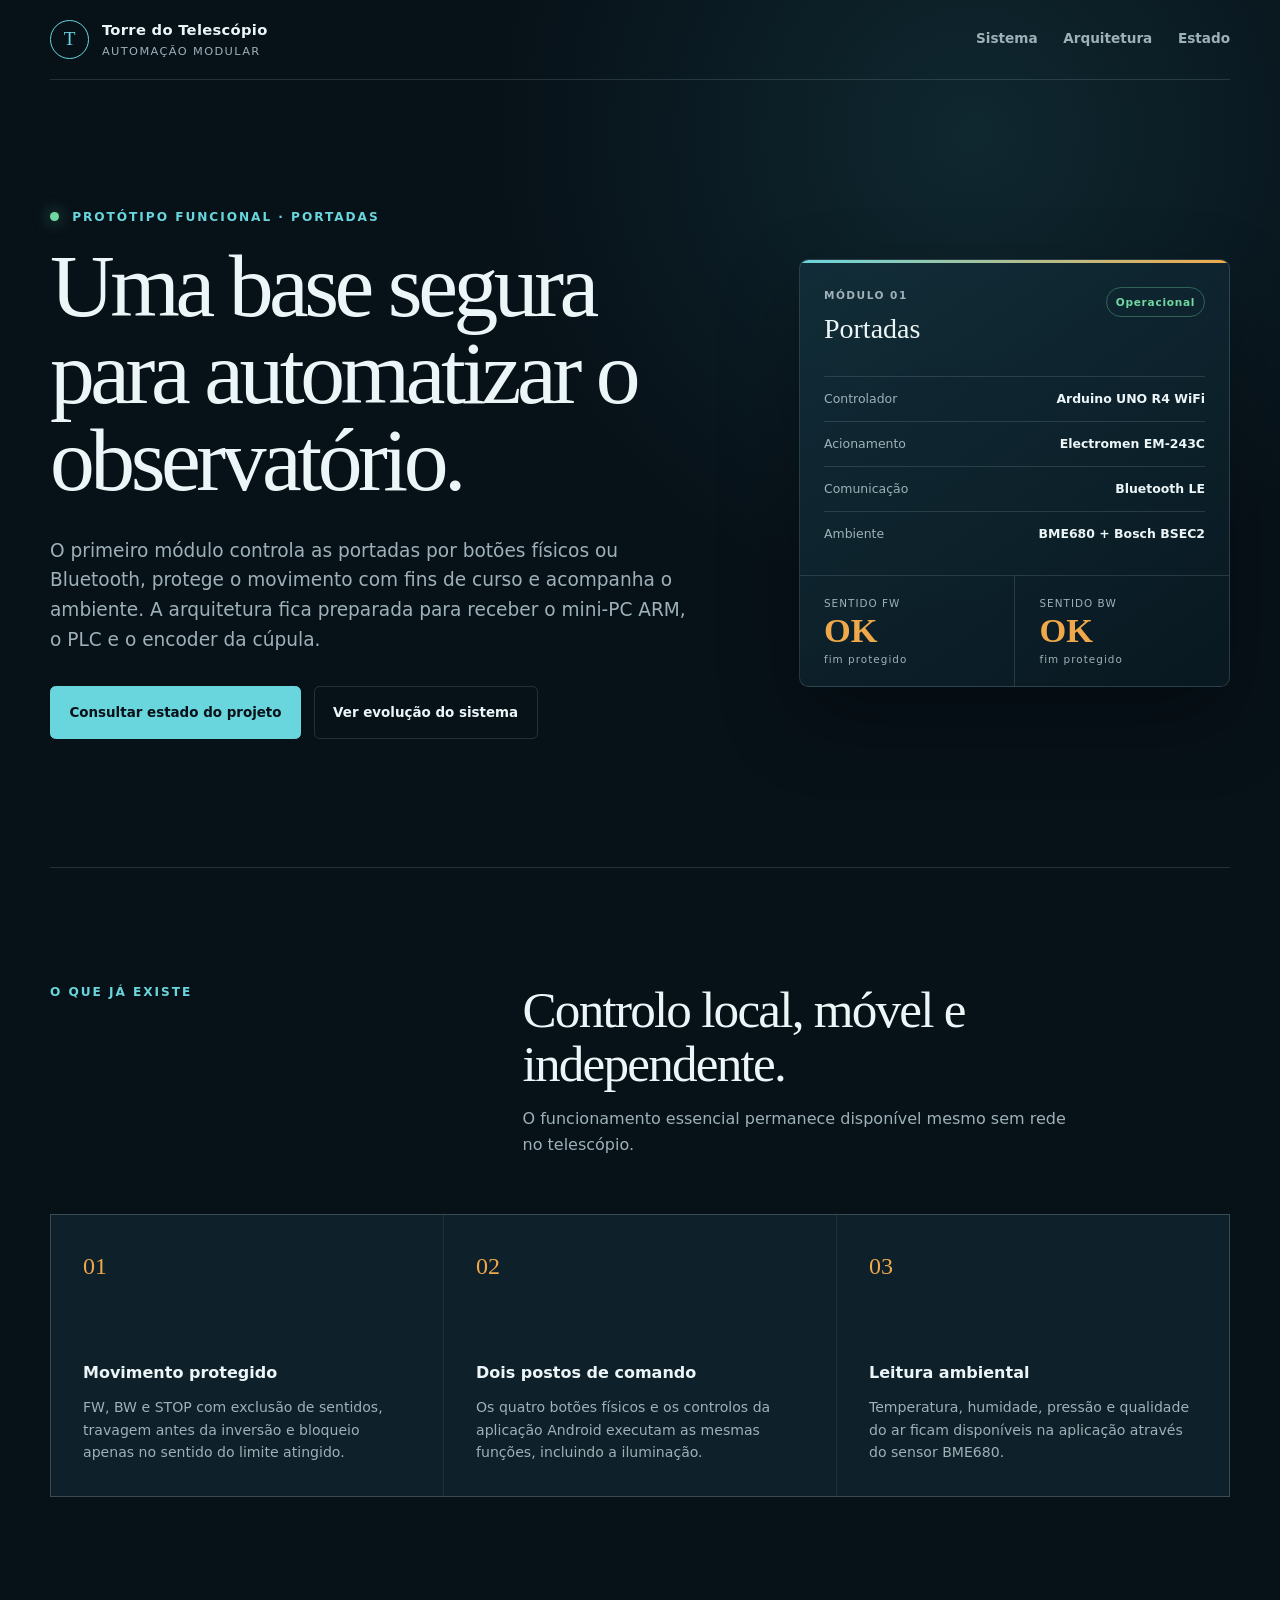
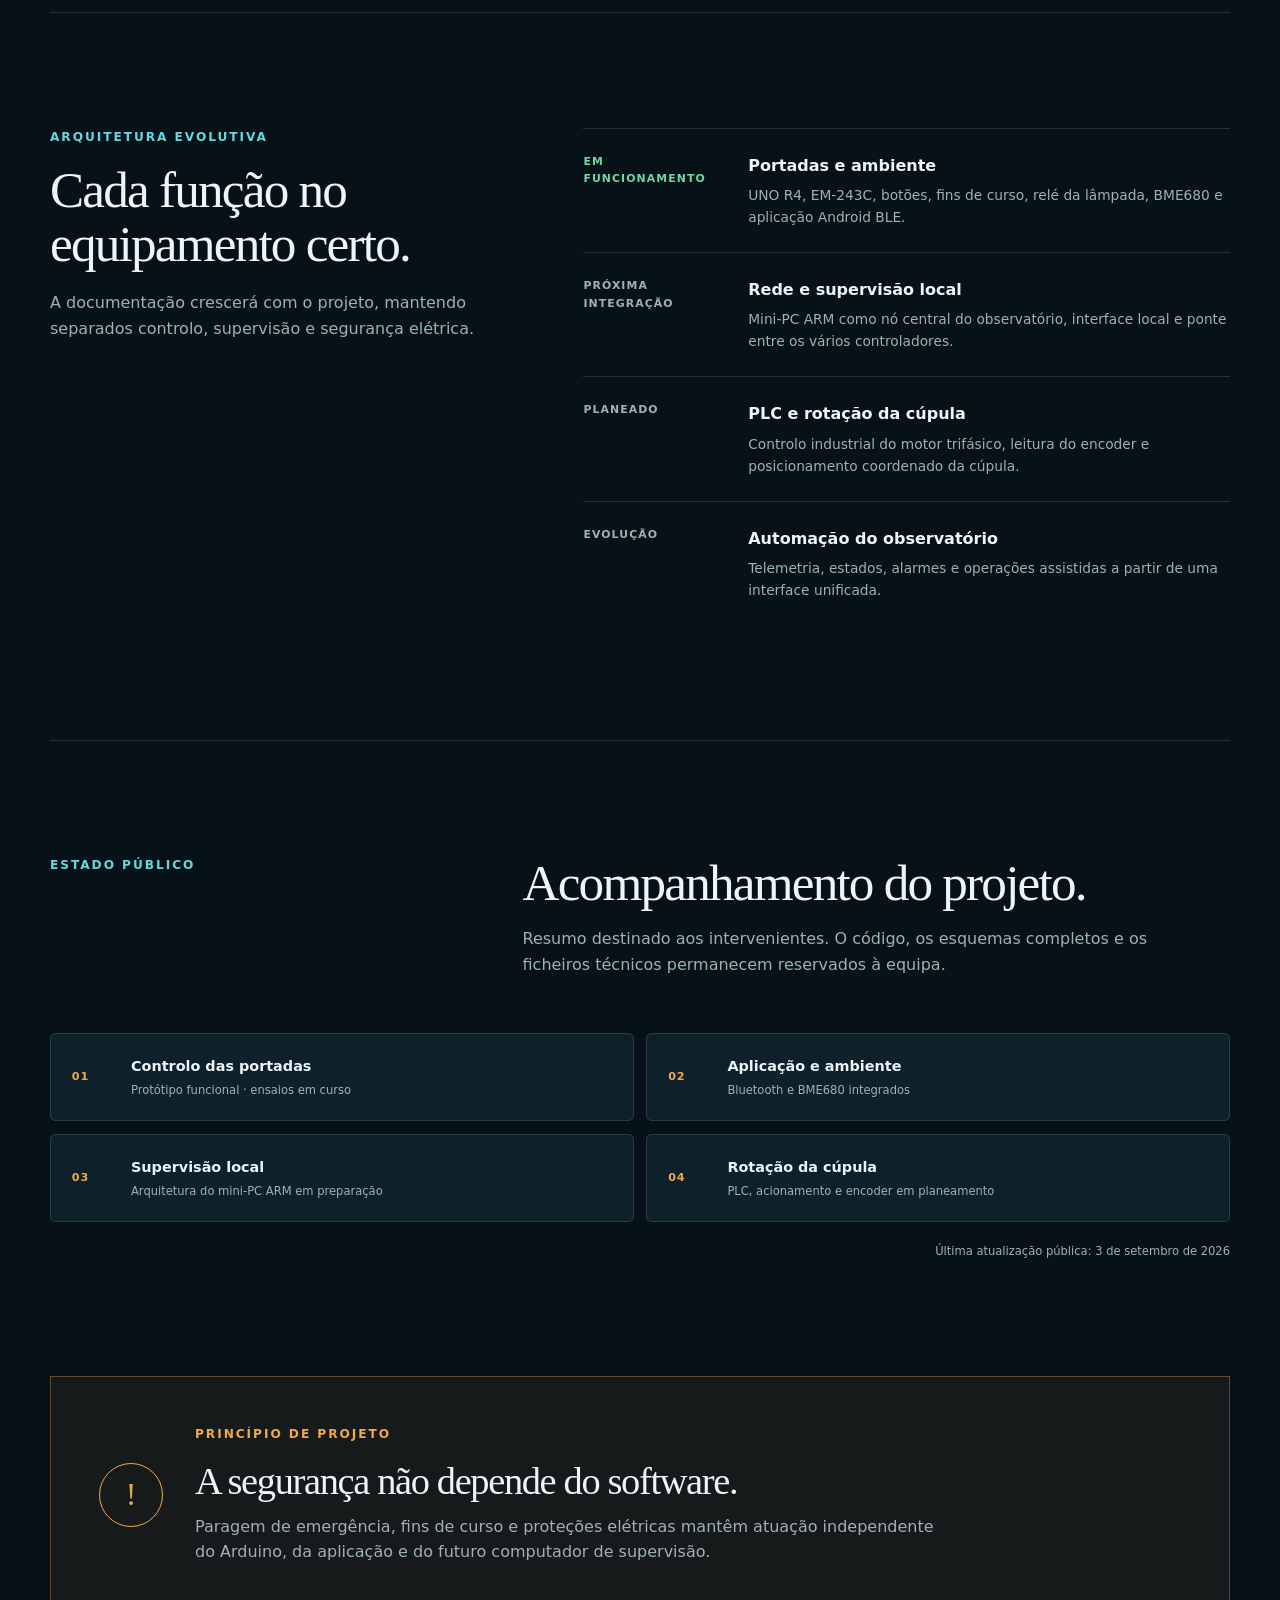
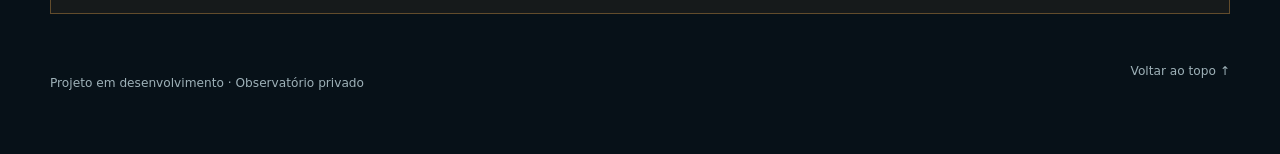
<file: index.html>
<!doctype html>
<html lang="pt-PT">
  <head>
    <meta charset="utf-8" />
    <meta name="viewport" content="width=device-width, initial-scale=1, viewport-fit=cover" />
    <meta name="theme-color" content="#0b1720" />
    <link rel="canonical" href="https://pedroflc.github.io/automacao-torre-telescopio/" />
    <meta
      name="description"
      content="Projeto modular de automação da torre do telescópio: portadas, sensores ambientais e futura integração do mini-PC ARM, PLC e encoder da cúpula."
    />
    <meta property="og:title" content="Automação da Torre do Telescópio" />
    <meta
      property="og:description"
      content="Controlo seguro e modular das portadas, ambiente e futura rotação da cúpula."
    />
    <meta property="og:type" content="website" />
    <meta property="og:url" content="https://pedroflc.github.io/automacao-torre-telescopio/" />
    <meta property="og:image" content="https://pedroflc.github.io/automacao-torre-telescopio/assets/og.png" />
    <meta name="twitter:card" content="summary_large_image" />
    <meta name="twitter:title" content="Automação da Torre do Telescópio" />
    <meta
      name="twitter:description"
      content="Controlo seguro e modular das portadas, ambiente e futura rotação da cúpula."
    />
    <meta name="twitter:image" content="https://pedroflc.github.io/automacao-torre-telescopio/assets/og.png" />
    <title>Automação da Torre do Telescópio</title>
    <link rel="stylesheet" href="assets/site.css" />
  </head>
  <body>
    <a class="skip-link" href="#conteudo">Saltar para o conteúdo</a>

    <header class="site-header">
      <a class="brand" href="#topo" aria-label="Automação da Torre do Telescópio — início">
        <span class="brand-mark" aria-hidden="true">T</span>
        <span>
          <strong>Torre do Telescópio</strong>
          <small>Automação modular</small>
        </span>
      </a>
      <nav aria-label="Navegação principal">
        <a href="#sistema">Sistema</a>
        <a href="#arquitetura">Arquitetura</a>
        <a href="#estado">Estado</a>
      </nav>
    </header>

    <main id="conteudo">
      <section class="hero" id="topo">
        <div class="hero-copy">
          <p class="eyebrow"><span class="status-dot"></span> Protótipo funcional · Portadas</p>
          <h1>Uma base segura para automatizar o observatório.</h1>
          <p class="intro">
            O primeiro módulo controla as portadas por botões físicos ou Bluetooth,
            protege o movimento com fins de curso e acompanha o ambiente. A arquitetura
            fica preparada para receber o mini-PC ARM, o PLC e o encoder da cúpula.
          </p>
          <div class="actions">
            <a class="button primary" href="#estado">Consultar estado do projeto</a>
            <a class="button secondary" href="#arquitetura">Ver evolução do sistema</a>
          </div>
        </div>

        <aside class="control-card" aria-label="Estado do módulo das portadas">
          <div class="control-heading">
            <div>
              <span>MÓDULO 01</span>
              <strong>Portadas</strong>
            </div>
            <span class="pill online">Operacional</span>
          </div>
          <dl class="signal-list">
            <div><dt>Controlador</dt><dd>Arduino UNO R4 WiFi</dd></div>
            <div><dt>Acionamento</dt><dd>Electromen EM-243C</dd></div>
            <div><dt>Comunicação</dt><dd>Bluetooth LE</dd></div>
            <div><dt>Ambiente</dt><dd>BME680 + Bosch BSEC2</dd></div>
          </dl>
          <div class="limit-grid" aria-label="Estado das proteções de movimento">
            <div><span>SENTIDO FW</span><strong>OK</strong><small>fim protegido</small></div>
            <div><span>SENTIDO BW</span><strong>OK</strong><small>fim protegido</small></div>
          </div>
        </aside>
      </section>

      <section class="section" id="sistema">
        <div class="section-heading">
          <p class="eyebrow">O que já existe</p>
          <h2>Controlo local, móvel e independente.</h2>
          <p>O funcionamento essencial permanece disponível mesmo sem rede no telescópio.</p>
        </div>
        <div class="feature-grid">
          <article>
            <span class="number">01</span>
            <h3>Movimento protegido</h3>
            <p>FW, BW e STOP com exclusão de sentidos, travagem antes da inversão e bloqueio apenas no sentido do limite atingido.</p>
          </article>
          <article>
            <span class="number">02</span>
            <h3>Dois postos de comando</h3>
            <p>Os quatro botões físicos e os controlos da aplicação Android executam as mesmas funções, incluindo a iluminação.</p>
          </article>
          <article>
            <span class="number">03</span>
            <h3>Leitura ambiental</h3>
            <p>Temperatura, humidade, pressão e qualidade do ar ficam disponíveis na aplicação através do sensor BME680.</p>
          </article>
        </div>
      </section>

      <section class="section architecture" id="arquitetura">
        <div class="section-heading narrow">
          <p class="eyebrow">Arquitetura evolutiva</p>
          <h2>Cada função no equipamento certo.</h2>
          <p>A documentação crescerá com o projeto, mantendo separados controlo, supervisão e segurança elétrica.</p>
        </div>
        <ol class="roadmap">
          <li class="done">
            <span class="roadmap-state">Em funcionamento</span>
            <div>
              <h3>Portadas e ambiente</h3>
              <p>UNO R4, EM-243C, botões, fins de curso, relé da lâmpada, BME680 e aplicação Android BLE.</p>
            </div>
          </li>
          <li>
            <span class="roadmap-state">Próxima integração</span>
            <div>
              <h3>Rede e supervisão local</h3>
              <p>Mini-PC ARM como nó central do observatório, interface local e ponte entre os vários controladores.</p>
            </div>
          </li>
          <li>
            <span class="roadmap-state">Planeado</span>
            <div>
              <h3>PLC e rotação da cúpula</h3>
              <p>Controlo industrial do motor trifásico, leitura do encoder e posicionamento coordenado da cúpula.</p>
            </div>
          </li>
          <li>
            <span class="roadmap-state">Evolução</span>
            <div>
              <h3>Automação do observatório</h3>
              <p>Telemetria, estados, alarmes e operações assistidas a partir de uma interface unificada.</p>
            </div>
          </li>
        </ol>
      </section>

      <section class="section docs" id="estado">
        <div class="section-heading narrow">
          <p class="eyebrow">Estado público</p>
          <h2>Acompanhamento do projeto.</h2>
          <p>Resumo destinado aos intervenientes. O código, os esquemas completos e os ficheiros técnicos permanecem reservados à equipa.</p>
        </div>
        <div class="docs-grid">
          <article>
            <span>01</span>
            <div><strong>Controlo das portadas</strong><small>Protótipo funcional · ensaios em curso</small></div>
          </article>
          <article>
            <span>02</span>
            <div><strong>Aplicação e ambiente</strong><small>Bluetooth e BME680 integrados</small></div>
          </article>
          <article>
            <span>03</span>
            <div><strong>Supervisão local</strong><small>Arquitetura do mini-PC ARM em preparação</small></div>
          </article>
          <article>
            <span>04</span>
            <div><strong>Rotação da cúpula</strong><small>PLC, acionamento e encoder em planeamento</small></div>
          </article>
        </div>
        <p class="updated">Última atualização pública: 3 de setembro de 2026</p>
      </section>

      <section class="safety" aria-labelledby="seguranca">
        <div class="safety-mark" aria-hidden="true">!</div>
        <div>
          <p class="eyebrow">Princípio de projeto</p>
          <h2 id="seguranca">A segurança não depende do software.</h2>
          <p>Paragem de emergência, fins de curso e proteções elétricas mantêm atuação independente do Arduino, da aplicação e do futuro computador de supervisão.</p>
        </div>
      </section>
    </main>

    <footer>
      <p>Projeto em desenvolvimento · Observatório privado</p>
      <a href="#topo">Voltar ao topo ↑</a>
    </footer>
  </body>
</html>
</file>
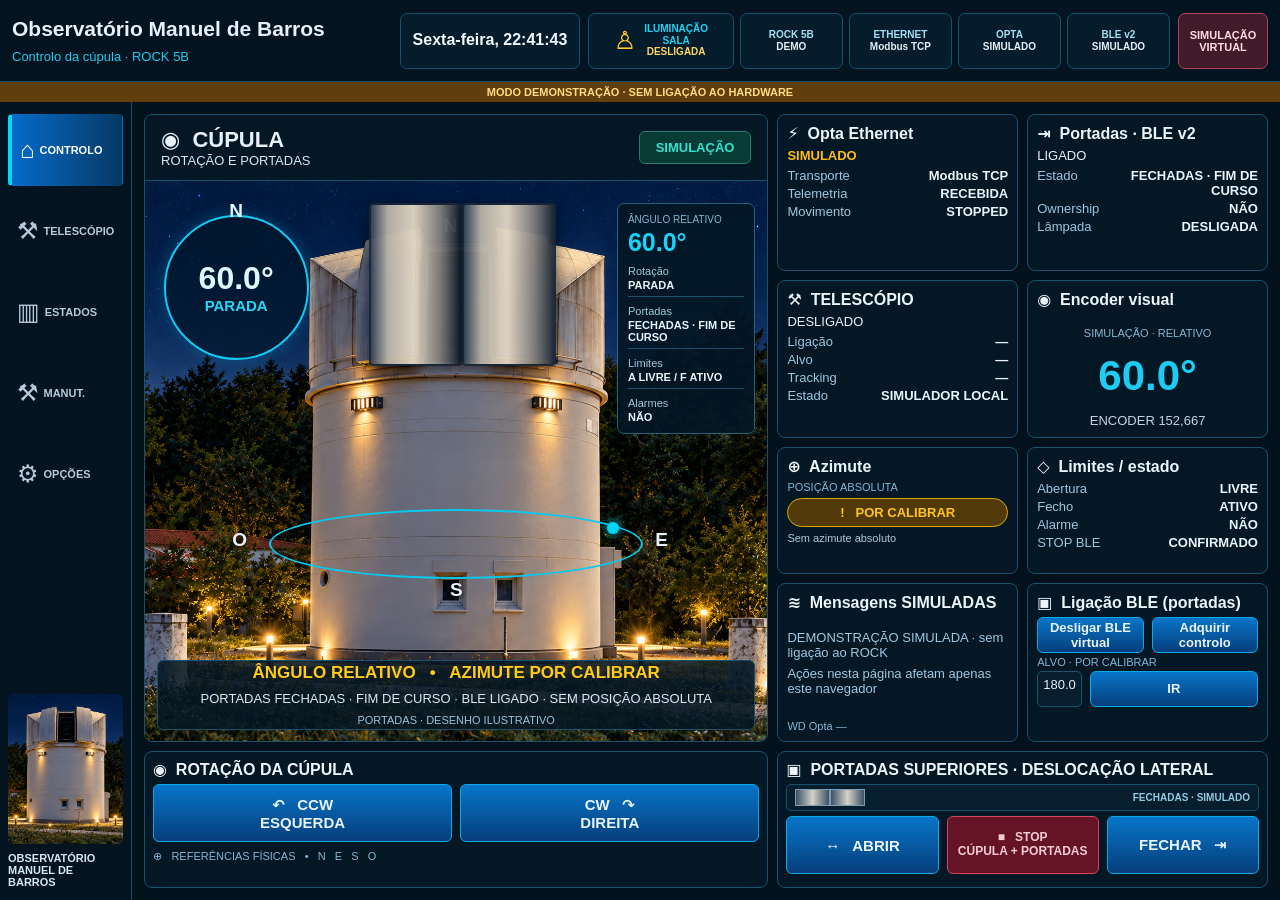
<file: demo/index.html>
<!doctype html>
<html lang="pt-PT">
<head>
  <meta charset="utf-8"><meta name="viewport" content="width=device-width,initial-scale=1">
  <meta name="theme-color" content="#03131f"><title>Torre · Demonstração virtual</title>
  <link rel="stylesheet" href="./static/app.css?v=a6f425c10e">
  <script src="./static/app.js?v=c6f0e7061d" defer></script>
  <script src="./static/demo_runtime.js?v=901a1cc4ec" defer></script>
</head>
<body>
  <header class="topbar">
    <div class="brand"><strong>Observatório Manuel de Barros</strong><small>Controlo da cúpula · ROCK 5B</small></div>
    <div class="clock badge" id="clock">—</div>
    <div class="top-status">
      <div class="badge room" id="room-badge" role="button" tabindex="0" aria-label="Alternar iluminação simulada"><span class="symbol">♙</span><span>ILUMINAÇÃO<br>SALA <em id="lamp-top">SEM DADOS</em></span></div>
      <div class="badge">ROCK 5B<br><b id="rock-top">OFFLINE</b></div>
      <div class="badge">ETHERNET<br><b>Modbus TCP</b></div>
      <div class="badge">OPTA<br><b id="opta-top">OFFLINE</b></div>
      <div class="badge">BLE v2<br><b id="ble-top">OFFLINE</b></div>
    </div>
    <div class="view-only">SIMULAÇÃO<br>VIRTUAL</div>
  </header>
  <div id="source-banner" class="source-banner">SIMULADO · SEM LIGAÇÃO AO ROCK OU AO HARDWARE</div>
  <div class="shell">
    <nav class="sidebar" aria-label="Navegação">
      <button class="nav active" data-page="controlo"><span>⌂</span>CONTROLO</button>
      <button class="nav" data-page="telescopio"><span>⚒</span>TELESCÓPIO</button>
      <button class="nav" data-page="estados"><span>▥</span>ESTADOS</button>
      <button class="nav" data-page="manut"><span>⚒</span>MANUT.</button>
      <button class="nav" data-page="opcoes"><span>⚙</span>OPÇÕES</button>
      <div class="sidebar-art"><img src="./static/images/dome.png" alt="Observatório"><small>OBSERVATÓRIO<br>MANUEL DE BARROS</small></div>
    </nav>
    <main id="main">
      <section class="page active" id="page-controlo">
        <div class="control-grid">
          <section class="card dome-hero">
            <div class="hero-heading"><div><h1>◉ &nbsp;CÚPULA</h1><small>ROTAÇÃO E PORTADAS</small></div><div class="status-pill" id="dome-state">SEM DADOS</div></div>
            <div class="dome-scene">
              <img src="./static/images/dome.png" alt="Cúpula do observatório">
              <div class="dial"><span>N</span><strong id="dial-az">—</strong><b id="dial-direction">SEM DADOS</b></div>
              <div class="compass-n">N</div><div class="compass-w">O</div><div class="compass-e">E</div><div class="compass-s">S</div>
              <div class="az-ring" id="az-ring"><i></i></div>
              <div class="shutter-overlay" id="shutter-overlay"><i></i><i></i></div>
              <aside class="scene-telemetry" aria-label="Leitura visual da cúpula">
                <small>ÂNGULO RELATIVO</small><strong id="hero-relative">—</strong>
                <dl><dt>Rotação</dt><dd id="hero-rotation">SEM DADOS</dd><dt>Portadas</dt><dd id="hero-shutters">SEM DADOS</dd><dt>Limites</dt><dd id="hero-limits">—</dd><dt>Alarmes</dt><dd id="hero-alarm">—</dd></dl>
              </aside>
              <div class="scene-readout"><strong>ÂNGULO RELATIVO &nbsp; • &nbsp; AZIMUTE POR CALIBRAR</strong><span id="scene-caption">SEM POSIÇÃO ABSOLUTA · SEM DADOS</span><small>PORTADAS · DESENHO ILUSTRATIVO</small></div>
            </div>
          </section>
          <div class="control-side">
            <section class="card"><h2>⚡ &nbsp;Opta Ethernet</h2><div class="accent" id="opta-state">OFFLINE</div><dl><dt>Transporte</dt><dd>Modbus TCP</dd><dt>Telemetria</dt><dd id="opta-telemetry">SEM DADOS</dd><dt>Movimento</dt><dd id="opta-motion">—</dd></dl></section>
            <section class="card"><h2>⇥ &nbsp;Portadas · BLE v2</h2><div id="ble-state">OFFLINE</div><dl><dt>Estado</dt><dd id="shutter-state">SEM DADOS</dd><dt>Ownership</dt><dd id="ble-owner">—</dd><dt>Lâmpada</dt><dd id="lamp-state">SEM DADOS</dd></dl></section>
            <section class="card"><h2>⚒ &nbsp;TELESCÓPIO</h2><div id="telescope-state">DESLIGADO</div><dl><dt>Ligação</dt><dd id="telescope-protocol">—</dd><dt>Alvo</dt><dd>—</dd><dt>Tracking</dt><dd id="telescope-tracking">—</dd><dt>Estado</dt><dd id="telescope-backend">SEM BACKEND</dd></dl></section>
            <section class="card metric-card"><h2>◉ &nbsp;Encoder visual</h2><small id="encoder-type">SEM TELEMETRIA · RELATIVO</small><strong id="encoder-az">—</strong><span id="encoder-count">ENCODER —</span></section>
            <section class="card"><h2>⊕ &nbsp;Azimute</h2><small>POSIÇÃO ABSOLUTA</small><div class="warning">! &nbsp; POR CALIBRAR</div><p>Sem azimute absoluto</p></section>
            <section class="card"><h2>◇ &nbsp;Limites / estado</h2><dl><dt>Abertura</dt><dd id="limit-open">—</dd><dt>Fecho</dt><dd id="limit-closed">—</dd><dt>Alarme</dt><dd id="ble-alarm">—</dd><dt>STOP BLE</dt><dd id="ble-stop">SEM DADOS</dd></dl></section>
            <section class="card messages"><h2>≋ &nbsp;Mensagens SIMULADAS</h2><ul id="live-messages"><li>À espera de estado publicado</li></ul><small id="opta-watchdog">WD Opta —</small></section>
            <section class="card"><h2>▣ &nbsp;Ligação BLE (portadas)</h2><div class="disabled-actions"><button data-demo-action>Ligar BLE</button><button data-demo-action>Adquirir controlo</button></div><small>ALVO · POR CALIBRAR</small><div class="disabled-actions"><span class="input-faux">180.0</span><button data-demo-action>IR</button></div></section>
          </div>
          <section class="card rotation-actions"><h2>◉ &nbsp;ROTAÇÃO DA CÚPULA</h2><div><button data-demo-action>↶ &nbsp; CCW<br>ESQUERDA</button><button data-demo-action>CW &nbsp; ↷<br>DIREITA</button></div><small>⊕ &nbsp; REFERÊNCIAS FÍSICAS &nbsp; • &nbsp; N &nbsp; E &nbsp; S &nbsp; O</small></section>
          <section class="card shutter-actions"><h2>▣ &nbsp;PORTADAS SUPERIORES · DESLOCAÇÃO LATERAL</h2><div><button data-demo-action>↔ &nbsp; ABRIR</button><button data-demo-action class="stop">■ &nbsp; STOP<br>CÚPULA + PORTADAS</button><button data-demo-action>FECHAR &nbsp; ⇥</button></div></section>
        </div>
      </section>
      <section class="page" id="page-telescopio"><div id="telescope-content"></div></section>
      <section class="page" id="page-estados"><div class="page-title"><h1>ESTADOS</h1><small>Demonstração virtual de telemetria</small></div><div class="simple-grid"><article class="card"><h2>Opta</h2><p id="states-opta">SEM DADOS</p></article><article class="card"><h2>BLE v2</h2><p id="states-ble">SEM DADOS</p></article><article class="card"><h2>Telescópio</h2><p id="states-telescope">SEM BACKEND</p></article><article class="card"><h2>Azimute</h2><p>Posição absoluta por calibrar</p></article></div></section>
      <section class="page" id="page-manut"><div class="page-title"><h1>MANUT.</h1><small>Demonstração virtual</small></div><article class="card simple-card"><h2>Manutenção</h2><p>Ferramentas desta demonstração atuam apenas no navegador.</p><div class="disabled-actions"><button data-demo-action>TESTAR ESTADOS VIRTUAIS</button><button data-demo-action>REPOR SIMULAÇÃO</button></div></article></section>
      <section class="page" id="page-opcoes"><div class="page-title"><h1>OPÇÕES</h1><small>Demonstração virtual</small></div><article class="card simple-card"><h2>Configuração</h2><p>Ajustes exclusivos da demonstração virtual.</p><div class="disabled-actions"><button data-demo-action>VELOCIDADE NORMAL</button><button data-demo-action>VELOCIDADE RÁPIDA</button></div></article></section>
    </main>
  </div>
</body>
</html>
</file>
<file: assets/site.css>
:root {
  color-scheme: dark;
  --ink: #ecf5f7;
  --muted: #9eb1b8;
  --night: #071118;
  --panel: #0e2029;
  --panel-soft: #122a35;
  --line: rgba(180, 209, 218, 0.16);
  --cyan: #69d5dc;
  --amber: #f0a94a;
  --green: #70d8a0;
  --max: 1180px;
  font-family: Inter, ui-sans-serif, system-ui, -apple-system, BlinkMacSystemFont, "Segoe UI", sans-serif;
}

* { box-sizing: border-box; }

html { scroll-behavior: smooth; }

body {
  margin: 0;
  min-width: 320px;
  color: var(--ink);
  background:
    radial-gradient(circle at 76% 4%, rgba(45, 119, 133, 0.22), transparent 30rem),
    var(--night);
  line-height: 1.6;
}

a { color: inherit; }

.skip-link {
  position: fixed;
  top: 0;
  left: 1rem;
  z-index: 10;
  padding: .75rem 1rem;
  transform: translateY(-120%);
  background: var(--cyan);
  color: var(--night);
  font-weight: 800;
}

.skip-link:focus { transform: translateY(0); }

.site-header {
  width: min(var(--max), calc(100% - 2rem));
  margin: 0 auto;
  padding: max(1.15rem, env(safe-area-inset-top)) max(0rem, env(safe-area-inset-right)) 1.15rem max(0rem, env(safe-area-inset-left));
  display: flex;
  align-items: center;
  justify-content: space-between;
  border-bottom: 1px solid var(--line);
}

.brand {
  display: flex;
  gap: .8rem;
  align-items: center;
  text-decoration: none;
}

.brand-mark {
  display: grid;
  place-items: center;
  width: 2.45rem;
  aspect-ratio: 1;
  border: 1px solid var(--cyan);
  border-radius: 50%;
  color: var(--cyan);
  font-family: Georgia, serif;
  font-size: 1.2rem;
}

.brand strong, .brand small { display: block; }
.brand strong { font-size: .92rem; letter-spacing: .02em; }
.brand small { color: var(--muted); font-size: .71rem; letter-spacing: .12em; text-transform: uppercase; }

nav { display: flex; gap: 1.6rem; }
nav a { color: var(--muted); font-size: .85rem; font-weight: 700; text-decoration: none; }
nav a:hover, nav a:focus-visible { color: var(--cyan); }

.hero, .section, .safety, footer {
  width: min(var(--max), calc(100% - 2rem));
  margin-inline: auto;
}

.hero {
  min-height: 650px;
  padding: clamp(4.5rem, 10vw, 8.5rem) 0;
  display: grid;
  grid-template-columns: minmax(0, 1.2fr) minmax(310px, .8fr);
  gap: clamp(3rem, 8vw, 7rem);
  align-items: center;
}

.eyebrow {
  margin: 0 0 1rem;
  color: var(--cyan);
  font-size: .76rem;
  font-weight: 800;
  letter-spacing: .16em;
  text-transform: uppercase;
}

.status-dot {
  display: inline-block;
  width: .55rem;
  height: .55rem;
  margin-right: .45rem;
  border-radius: 50%;
  background: var(--green);
  box-shadow: 0 0 1rem rgba(112, 216, 160, .65);
}

h1, h2, h3, p { text-wrap: pretty; }

h1 {
  max-width: 780px;
  margin: 0;
  font-family: Georgia, "Times New Roman", serif;
  font-size: clamp(3.1rem, 7vw, 6.5rem);
  font-weight: 500;
  letter-spacing: -.05em;
  line-height: .97;
}

.intro {
  max-width: 680px;
  margin: 2rem 0 0;
  color: var(--muted);
  font-size: clamp(1rem, 1.5vw, 1.16rem);
}

.actions { display: flex; flex-wrap: wrap; gap: .8rem; margin-top: 2rem; }

.button {
  padding: .9rem 1.15rem;
  border: 1px solid var(--line);
  border-radius: .35rem;
  font-size: .84rem;
  font-weight: 800;
  text-decoration: none;
  transition: transform .2s ease, border-color .2s ease, background .2s ease;
}

.button:hover { transform: translateY(-2px); }
.button.primary { border-color: var(--cyan); background: var(--cyan); color: var(--night); }
.button.secondary:hover { border-color: var(--cyan); }

.control-card {
  position: relative;
  overflow: hidden;
  border: 1px solid var(--line);
  border-radius: .6rem;
  background: linear-gradient(145deg, rgba(19, 46, 58, .92), rgba(9, 25, 33, .96));
  box-shadow: 0 2rem 5rem rgba(0, 0, 0, .28);
}

.control-card::before {
  content: "";
  display: block;
  height: 3px;
  background: linear-gradient(90deg, var(--cyan), var(--amber));
}

.control-heading { display: flex; justify-content: space-between; align-items: start; padding: 1.5rem; }
.control-heading span { display: block; color: var(--muted); font-size: .66rem; font-weight: 800; letter-spacing: .14em; }
.control-heading strong { display: block; margin-top: .2rem; font-family: Georgia, serif; font-size: 1.75rem; font-weight: 500; }
.control-heading .pill { padding: .35rem .55rem; border: 1px solid rgba(112,216,160,.35); border-radius: 10rem; color: var(--green); letter-spacing: .07em; }

.signal-list { margin: 0; padding: 0 1.5rem; }
.signal-list div { display: flex; justify-content: space-between; gap: 1rem; padding: .75rem 0; border-top: 1px solid var(--line); }
.signal-list dt { color: var(--muted); font-size: .78rem; }
.signal-list dd { margin: 0; font-size: .78rem; font-weight: 700; text-align: right; }

.limit-grid { display: grid; grid-template-columns: 1fr 1fr; margin-top: 1.2rem; border-top: 1px solid var(--line); }
.limit-grid div { padding: 1.15rem 1.5rem; }
.limit-grid div + div { border-left: 1px solid var(--line); }
.limit-grid span, .limit-grid small { display: block; color: var(--muted); font-size: .65rem; letter-spacing: .1em; }
.limit-grid strong { display: block; color: var(--amber); font-family: Georgia, serif; font-size: 2.15rem; line-height: 1.15; }

.section { padding: clamp(5rem, 9vw, 8rem) 0; border-top: 1px solid var(--line); }
.section-heading { display: grid; grid-template-columns: .6fr 1fr; gap: 1rem 3rem; margin-bottom: 3.5rem; }
.section-heading .eyebrow { grid-row: span 2; }
.section-heading h2, .safety h2 { margin: 0; font-family: Georgia, serif; font-size: clamp(2.1rem, 4vw, 3.8rem); font-weight: 500; line-height: 1.05; letter-spacing: -.035em; }
.section-heading > p:last-child { max-width: 650px; margin: 0; color: var(--muted); }

.feature-grid { display: grid; grid-template-columns: repeat(3, 1fr); gap: 1px; background: var(--line); border: 1px solid var(--line); }
.feature-grid article { min-height: 280px; padding: 2rem; background: var(--panel); }
.number { color: var(--amber); font-family: Georgia, serif; font-size: 1.5rem; }
.feature-grid h3 { margin: 4.7rem 0 .65rem; font-size: 1rem; }
.feature-grid p { margin: 0; color: var(--muted); font-size: .88rem; }

.architecture { display: grid; grid-template-columns: .8fr 1.2fr; gap: clamp(3rem, 8vw, 7rem); }
.architecture .section-heading { display: block; margin: 0; }
.architecture .section-heading h2 { margin-bottom: 1.2rem; }
.roadmap { margin: 0; padding: 0; list-style: none; }
.roadmap li { display: grid; grid-template-columns: 9rem 1fr; gap: 1.3rem; padding: 1.5rem 0; border-top: 1px solid var(--line); }
.roadmap-state { color: var(--muted); font-size: .68rem; font-weight: 800; letter-spacing: .1em; text-transform: uppercase; }
.roadmap .done .roadmap-state { color: var(--green); }
.roadmap h3 { margin: 0 0 .35rem; font-size: 1rem; }
.roadmap p { margin: 0; color: var(--muted); font-size: .86rem; }

.docs-grid { display: grid; grid-template-columns: repeat(2, 1fr); gap: .8rem; }
.docs-grid article { display: flex; gap: 1rem; align-items: center; padding: 1.3rem; border: 1px solid var(--line); border-radius: .35rem; background: var(--panel); }
.docs-grid article > span { width: 2.7rem; color: var(--amber); font-size: .7rem; font-weight: 900; letter-spacing: .08em; }
.docs-grid strong, .docs-grid small { display: block; }
.docs-grid strong { font-size: .9rem; }
.docs-grid small { margin-top: .2rem; color: var(--muted); font-size: .72rem; }
.updated { margin: 1.25rem 0 0; color: var(--muted); font-size: .72rem; text-align: right; }

.safety { display: grid; grid-template-columns: auto 1fr; gap: 2rem; align-items: center; padding: 3rem; border: 1px solid rgba(240,169,74,.35); background: rgba(240,169,74,.06); }
.safety-mark { display: grid; place-items: center; width: 4rem; aspect-ratio: 1; border: 1px solid var(--amber); border-radius: 50%; color: var(--amber); font-family: Georgia, serif; font-size: 2rem; }
.safety .eyebrow { color: var(--amber); }
.safety h2 { font-size: clamp(1.8rem, 3vw, 2.8rem); }
.safety p:last-child { max-width: 760px; margin: .8rem 0 0; color: var(--muted); }

footer { display: flex; justify-content: space-between; gap: 1rem; padding: 3rem max(0rem, env(safe-area-inset-right)) max(3rem, env(safe-area-inset-bottom)) max(0rem, env(safe-area-inset-left)); color: var(--muted); font-size: .76rem; }
footer a { text-decoration: none; }

:focus-visible { outline: 2px solid var(--cyan); outline-offset: 4px; }

@media (max-width: 820px) {
  nav { display: none; }
  .hero { min-height: auto; grid-template-columns: 1fr; padding-block: 5rem; }
  .control-card { max-width: 560px; }
  .section-heading, .architecture { grid-template-columns: 1fr; }
  .section-heading .eyebrow { grid-row: auto; }
  .feature-grid { grid-template-columns: 1fr; }
  .feature-grid article { min-height: 210px; }
  .feature-grid h3 { margin-top: 2.5rem; }
}

@media (max-width: 560px) {
  h1 { font-size: clamp(2.75rem, 15vw, 4.5rem); }
  .site-header, .hero, .section, .safety, footer { width: min(100% - 1.25rem, var(--max)); }
  .actions, .button { width: 100%; }
  .button { text-align: center; }
  .control-heading { padding: 1.2rem; }
  .signal-list { padding-inline: 1.2rem; }
  .limit-grid div { padding: 1rem 1.2rem; }
  .roadmap li { grid-template-columns: 1fr; gap: .5rem; }
  .docs-grid { grid-template-columns: 1fr; }
  .safety { grid-template-columns: 1fr; padding: 2rem; }
  footer { display: block; }
  footer a { display: inline-block; margin-top: .5rem; }
}

@media (prefers-reduced-motion: reduce) {
  html { scroll-behavior: auto; }
  *, *::before, *::after { transition: none !important; }
}
</file>
<file: demo/static/app.css>
:root{font-family:Arial,"DejaVu Sans",sans-serif;color:#e8f1fa;background:#03111c;font-size:13px}*{box-sizing:border-box}body{margin:0;min-width:320px}button,input{font:inherit}button{cursor:pointer}button:disabled{cursor:not-allowed;opacity:.72}h1,h2,h3,p{margin:0}h1{font-size:22px}h2{font-size:16px}h3{font-size:14px}small{color:#86b6d4;font-size:11px}p{line-height:1.5}.topbar{height:82px;display:flex;align-items:center;gap:8px;padding:8px 12px;background:#03131f;border-bottom:1px solid #14516b}.brand{min-width:290px;flex:1;display:flex;flex-direction:column;gap:8px}.brand strong{font-size:25px;white-space:nowrap}.brand small{font-size:13px;color:#22c9ec}.badge{height:56px;min-width:78px;padding:8px 10px;display:flex;align-items:center;justify-content:center;text-align:center;border:1px solid #15516c;border-radius:7px;background:#051c2c;color:#a6dff3;font-weight:700;font-size:11px;line-height:1.15}.badge b{color:#e4f0f7}.clock{min-width:190px;font-size:16px;color:#f5fbff}.top-status{display:flex;gap:6px}.room{min-width:138px;gap:8px;color:#21d3f3}.room .symbol{font-size:25px;color:#ffcc32}.room em{display:block;font-size:10px;color:#fbd568;font-style:normal}.room.on{background:#0b4438;border-color:#22c994}.view-only{height:56px;min-width:104px;display:grid;place-items:center;text-align:center;border:1px solid #a4465b;background:#421b2a;border-radius:7px;color:#ffdce3;font-weight:800;font-size:11px}.source-banner{display:none;text-align:center;background:#603e0d;color:#ffdc82;padding:4px 8px;font-weight:700;font-size:11px}.source-banner.visible{display:block}.shell{display:flex;min-height:calc(100vh - 82px)}.sidebar{width:132px;flex:0 0 132px;background:#03131f;border-right:1px solid #14516b;padding:12px 8px;display:flex;flex-direction:column;gap:9px}.nav{height:72px;border:1px solid transparent;border-radius:4px;background:transparent;color:#b6cbda;font-weight:800;font-size:11px;text-align:left;padding:8px;display:flex;align-items:center;gap:5px}.nav span{font-size:24px;font-weight:400}.nav:hover,.nav:focus-visible{background:#07304b;outline:1px solid #1589bd}.nav.active{background:linear-gradient(90deg,#056bc9,#063965);border-left:4px solid #04d8f5;color:white}.sidebar-art{margin-top:auto;display:flex;flex-direction:column;gap:8px}.sidebar-art img{width:100%;height:150px;object-fit:cover;object-position:center;border-radius:5px}.sidebar-art small{color:#d9e6f2;font-weight:700}main{flex:1;min-width:0;padding:12px;background:#03111c}.page{display:none}.page.active{display:block}.card{background:#041725;border:1px solid #18516c;border-radius:8px;padding:12px;min-width:0}.card h2{color:#ecf5fa;margin-bottom:8px}.card small{display:block}.card dl,.detail-list{display:grid;grid-template-columns:1fr auto;column-gap:10px;row-gap:8px;margin:12px 0 0}.card dt,.detail-list dt{color:#9dc6df}.card dd,.detail-list dd{margin:0;text-align:right;color:#eaf5fb;font-weight:700}.accent{color:#ffbb16;font-weight:800}.warning{background:#513909;border:1px solid #dcab00;border-radius:24px;color:#ffc423;text-align:center;padding:8px;margin:9px 0;font-weight:800}.card p{color:#afc9de}.control-grid{display:grid;grid-template-columns:minmax(0,56fr) minmax(0,44fr);grid-template-rows:minmax(0,1fr) auto;gap:9px;min-height:calc(100vh - 106px)}.dome-hero{padding:0;overflow:hidden;display:flex;flex-direction:column}.hero-heading{display:flex;align-items:center;justify-content:space-between;padding:12px 16px;border-bottom:1px solid #14516b}.hero-heading small{font-size:13px;color:#d9e7f0}.status-pill{border:1px solid #287a72;background:#063b36;border-radius:6px;padding:8px 16px;font-weight:800;color:#34e2d1}.dome-scene{position:relative;flex:1;min-height:430px;overflow:hidden}.dome-scene>img{width:100%;height:100%;object-fit:cover;object-position:center}.dial{position:absolute;left:3%;top:6%;width:145px;height:145px;border:2px solid #14c9f2;border-radius:50%;background:#001526a8;display:flex;flex-direction:column;align-items:center;justify-content:center;color:#dff7ff;box-shadow:0 0 15px #05a7da50}.dial span{position:absolute;top:-17px;font-size:19px;font-weight:800}.dial strong{font-size:32px}.dial b{color:#27d8f6;font-size:15px}.compass-n,.compass-w,.compass-e,.compass-s{position:absolute;font-size:19px;font-weight:800;text-shadow:0 2px 5px black}.compass-n{top:6%;left:48%}.compass-w{bottom:34%;left:14%}.compass-e{bottom:34%;right:16%}.compass-s{bottom:25%;left:49%}.az-ring{position:absolute;left:20%;right:20%;bottom:29%;height:70px;border:2px solid #07c9f0;border-radius:50%;transform:rotate(0deg);transition:transform .8s ease}.az-ring i{display:block;width:12px;height:12px;border-radius:50%;background:#02d5f4;position:absolute;top:18px;right:-5px;box-shadow:0 0 9px #04c8e9}.shutter-overlay{position:absolute;left:37%;top:13%;width:26%;height:17%;display:flex;justify-content:center;gap:2px;pointer-events:none;opacity:.2}.shutter-overlay i{width:32%;background:linear-gradient(90deg,#94a1af,#ece9dd,#42556b);border:1px solid #071523;transition:transform .5s ease}.shutter-overlay.open i:first-child{transform:translateX(-23px)}.shutter-overlay.open i:last-child{transform:translateX(23px)}.scene-readout{position:absolute;bottom:2%;left:2%;right:2%;background:#041725dc;border:1px solid #16506c;border-radius:6px;min-height:70px;display:flex;flex-direction:column;align-items:center;justify-content:center;gap:8px;text-align:center}.scene-readout strong{color:#ffcb18;font-size:17px}.scene-readout span{color:#dce9f4}.control-side{display:grid;grid-template-columns:1fr 1fr;grid-template-rows:repeat(4,minmax(0,1fr));gap:9px}.control-side .card{overflow:hidden}.metric-card{text-align:center;display:flex;flex-direction:column;justify-content:space-between}.metric-card h2{text-align:left}.metric-card strong{color:#1dccf2;font-size:42px}.metric-card span{color:#c1d5e6}.messages ul{list-style:none;margin:7px 0 0;padding:0;max-height:100px;overflow:auto;color:#9fc8e1}.messages li{margin:6px 0}.disabled-actions,.rotation-actions>div,.shutter-actions>div{display:flex;gap:8px;margin:9px 0}.disabled-actions button,.rotation-actions button,.shutter-actions button,.telescope button.action{background:linear-gradient(#0875c9,#063e7b);border:1px solid #0da9e4;color:#e8f5fc;border-radius:6px;padding:9px;min-width:0;font-weight:800}.disabled-actions button{flex:1}.input-faux{background:#061e2e;border:1px solid #1d526b;padding:8px;border-radius:5px}.rotation-actions button,.shutter-actions button{flex:1;min-height:62px;font-size:15px}.shutter-actions .stop,.telescope .stop{background:#651426;border-color:#da4260;color:#f5cbd3}.rotation-actions small{padding-top:3px}.page-title{display:flex;align-items:end;gap:10px;margin-bottom:10px}.page-title small{font-size:12px}.simple-grid{display:grid;grid-template-columns:repeat(2,minmax(0,1fr));gap:10px}.simple-card{max-width:550px}.telescope{min-height:calc(100vh - 106px)}.tel-heading{display:flex;align-items:center;gap:8px;margin-bottom:10px}.tel-heading button{width:132px;flex:none;background:#062b45;border:1px solid #14516b;border-radius:6px;color:#a6d8ee;font-weight:800;height:36px}.tel-heading h1{font-size:21px}.tel-heading small{display:block}.tel-base{display:grid;grid-template-columns:1fr 1.12fr;gap:10px;height:calc(100vh - 170px);min-height:530px}.tel-base .overview{grid-row:span 2;display:flex;flex-direction:column}.overview img{width:100%;flex:1;min-height:0;object-fit:cover;margin:8px 0;border-radius:5px}.overview .inset{padding:10px;border:1px solid #1d526b;border-radius:6px;background:#061e2e}.overview .inset strong{color:#ffda73}.tel-entries{display:grid;grid-template-columns:1fr 1fr;grid-template-rows:1fr 1fr;gap:10px}.tel-entry{display:flex;flex-direction:column;justify-content:space-between}.tel-entry h2{font-size:21px;margin-top:8px}.tel-entry small{font-size:12px}.tel-entry button{width:100%;height:48px}.tel-grid{display:grid;gap:8px;height:calc(100vh - 170px);min-height:530px}.tel-grid.connection{grid-template-columns:1.3fr .85fr 1.28fr;grid-template-rows:1.45fr 40px 1fr .68fr}.tel-grid.connection .actions{grid-column:1/4;display:grid;grid-template-columns:repeat(3,1fr);gap:8px}.tel-grid.connection .actions button{height:40px}.tel-grid.connection .lower-four{grid-column:1/4;display:grid;grid-template-columns:repeat(4,1fr);gap:8px}.tel-grid.connection .bottom-two{grid-column:1/4;display:grid;grid-template-columns:1fr 1.1fr;gap:8px}.telescope .card{padding:11px;overflow:hidden}.telescope h2{font-size:16px}.telescope .card dl{margin-top:8px;row-gap:6px}.tel-photo{width:100%;height:50%;object-fit:cover;border-radius:4px;margin-top:8px}.tel-status{border:1px solid #76692e;border-radius:5px;background:#182931;color:#ffce59;font-weight:800;padding:7px;margin:8px 0}.fake-selectors{display:flex;gap:6px;margin:7px 0}.fake-selectors span{flex:1;border:1px solid #18425b;background:#061e2e;border-radius:5px;text-align:center;color:#6f9abb;padding:8px}.readonly-field{padding:8px;border:1px solid #18516c;border-radius:5px;color:#8fb7d1;background:#061e2e}.tel-grid.objects{grid-template-columns:19% 47% 34%}.categories{display:flex;flex-direction:column;gap:6px}.categories button{background:#061e2e;border:1px solid #18516c;border-radius:5px;color:#b7d4e5;text-align:left;padding:10px;font-weight:700}.categories button.active{background:#0759a0;border-left:4px solid #04d8f5;color:#fff}.catalogue{display:flex;flex-direction:column;min-height:0}.search{width:100%;padding:9px;background:#061e2e;border:1px solid #1a5875;border-radius:5px;color:#e7f2fa;margin-bottom:7px}.catalogue-table{overflow:auto;flex:1;border:1px solid #17506a}.catalogue table{width:100%;border-collapse:collapse;font-size:11px}.catalogue th{position:sticky;top:0;background:#06304b;color:#8dc8e8;padding:7px;text-align:left}.catalogue td{padding:5px;border-top:1px solid #15445a}.catalogue tr:nth-child(even){background:#062235}.catalogue tr.selected{background:#0759a0}.catalogue tr{cursor:pointer}.catalogue td img{height:32px;width:36px;object-fit:cover;vertical-align:middle;margin-right:4px}.catalogue .blocked{color:#ffc744}.object-detail{display:flex;flex-direction:column;gap:8px}.object-detail>img{width:100%;height:28%;object-fit:cover;border-radius:5px}.inset{background:#061e2e;border:1px solid #1d526b;border-radius:6px;padding:8px}.object-detail .inset{font-size:12px}.object-detail .action{min-height:42px}.object-detail .muted-action{background:#071d2b;border-color:#234f65;color:#789caf}.tel-grid.calibration{grid-template-columns:42% 35% 23%;grid-template-rows:1.45fr .85fr}.steps{display:flex;flex-direction:column;gap:7px}.step{border:1px solid #1a4c64;border-radius:6px;padding:8px;background:#061e2e;display:flex;align-items:center;gap:9px}.step:first-of-type{border-color:#0caee7;border-left:4px solid #13d5f4;background:#07304b}.step b{display:grid;place-items:center;width:31px;height:31px;background:#0759a0;border-radius:50%;flex:none}.step strong{display:block;font-size:14px}.step small{display:block}.step em{margin-left:auto;color:#ffcf47;font-style:normal;font-size:10px}.progress{height:16px;border:1px solid #24617b;border-radius:5px;background:#07263a;margin:8px 0}.sky-map{height:55%;position:relative;background:radial-gradient(circle at 50% 50%,#0c3e67,#061e35 60%,#041522);overflow:hidden;border-radius:5px}.sky-map:before{content:"";position:absolute;left:20%;right:20%;top:15%;bottom:15%;border:1px solid #22779e;border-radius:50%;box-shadow:0 0 0 24px #0a477126,0 0 0 48px #0a477118}.sky-map:after{content:"✦   ·     ·      ✦       ·    ✦      ·   ✦    ·       ✦      ·     ✦   ·     ✦";position:absolute;inset:10%;color:#d8eefe;line-height:2.8;letter-spacing:18px;opacity:.8}.sky-map .cross{position:absolute;top:46%;left:47%;color:#1ad4f5;font-size:28px;z-index:1}.right-stack{display:grid;grid-template-rows:repeat(4,1fr);gap:8px;min-height:0}.right-stack .card{padding:8px}.right-stack .card h2{margin-bottom:4px}.right-stack button{width:100%;padding:5px!important}.tel-grid.calibration .notes{grid-column:1}.tel-grid.calibration .main-actions{grid-column:2}.tel-grid.calibration .references{grid-column:3}.main-actions button{width:100%;margin-top:7px}.tel-grid.session{grid-template-columns:39% 34% 27%;grid-template-rows:1.5fr .65fr}.target-list{display:flex;flex-direction:column;gap:6px}.target-row{border:1px solid #18516c;background:#061e2e;border-radius:5px;padding:6px;display:flex;align-items:center;gap:8px;cursor:pointer}.target-row.selected{border-color:#0caee7;background:#07304b}.target-row img{width:42px;height:36px;object-fit:cover}.target-row strong{display:block}.target-row small{display:block}.target-row em{margin-left:auto;color:#19d3f5;font-style:normal}.target-focus img{width:100%;height:52%;object-fit:cover;margin:8px 0}.target-focus h2{font-size:21px}.target-focus p{font-size:12px}.session-right{display:grid;grid-template-rows:1fr .9fr;gap:8px;min-height:0}.session-right .sky-map{height:68%}.session-notes{grid-column:1}.session-actions{grid-column:2/4}.session-actions .action-row{display:grid;grid-template-columns:repeat(3,1fr);gap:6px}.session-actions .action-row.five{grid-template-columns:repeat(5,1fr)}.session-actions button{width:100%;padding:8px 4px!important}.session-actions .stop{margin-top:7px}.note-box{margin-top:8px;border:1px solid #1d526b;border-radius:6px;background:#061e2e;color:#9ac3de;padding:10px;min-height:62px}.yellow{color:#ffcc3d!important}.cyan{color:#21c9f2!important}
@media(max-width:1100px){.brand{min-width:220px}.brand strong{font-size:19px}.topbar{flex-wrap:wrap;height:auto}.clock{min-width:150px}.top-status{order:3;width:100%;justify-content:flex-end}.view-only{order:2}.shell{min-height:calc(100vh - 132px)}.control-grid,.tel-base,.tel-grid{height:auto;min-height:0}.control-grid{grid-template-columns:1fr}.dome-scene{height:480px}.control-side{min-height:500px}.rotation-actions,.shutter-actions{grid-column:1}.tel-grid.connection{grid-template-columns:repeat(2,1fr);grid-template-rows:auto}.tel-grid.connection .actions,.tel-grid.connection .lower-four,.tel-grid.connection .bottom-two{grid-column:1/3}.tel-grid.objects{grid-template-columns:25% 75%}.object-detail{grid-column:1/3;display:grid;grid-template-columns:1fr 1fr}.object-detail>img{height:180px}.tel-grid.calibration,.tel-grid.session{grid-template-columns:1fr 1fr;grid-template-rows:auto}.right-stack,.session-right{grid-column:1/3;grid-template-columns:repeat(2,1fr);grid-template-rows:auto}.tel-grid.calibration .notes,.tel-grid.calibration .main-actions,.tel-grid.calibration .references,.session-notes,.session-actions{grid-column:auto}}
@media(max-width:700px){.topbar{gap:6px}.brand{width:100%;flex:none}.brand strong{font-size:18px}.clock{flex:1}.top-status{order:4;overflow:auto;justify-content:flex-start}.top-status .badge{flex:none}.view-only{order:3;height:42px;min-width:80px}.shell{display:block}.sidebar{width:100%;height:65px;padding:5px;flex-direction:row;position:sticky;top:0;z-index:20;overflow:auto}.nav{flex:1;min-width:68px;height:54px;display:flex;flex-direction:column;justify-content:center;text-align:center;font-size:9px;padding:2px;gap:0}.nav span{font-size:19px}.sidebar-art{display:none}main{padding:8px}.control-side{grid-template-columns:1fr;grid-template-rows:auto;min-height:0}.dome-scene{height:390px;min-height:390px}.dial{width:90px;height:90px}.dial strong{font-size:22px}.dial b{font-size:11px}.scene-readout strong{font-size:12px}.tel-base,.tel-entries,.tel-grid.objects,.tel-grid.calibration,.tel-grid.session,.tel-grid.connection,.simple-grid{display:flex;flex-direction:column;height:auto}.tel-base .overview{min-height:320px}.overview img{max-height:280px}.tel-entry{min-height:145px}.tel-grid.connection .actions,.tel-grid.connection .lower-four,.tel-grid.connection .bottom-two,.right-stack,.session-right,.object-detail{display:flex;flex-direction:column}.tel-grid.connection .lower-four>.card,.tel-grid.connection .bottom-two>.card{min-height:145px}.tel-grid.objects .categories{display:grid;grid-template-columns:repeat(2,1fr)}.catalogue-table{max-height:430px}.object-detail>img,.target-focus img{height:220px}.tel-grid.calibration>.card,.tel-grid.session>.card{min-height:280px}.session-actions .action-row{grid-template-columns:1fr 1fr}.session-actions .action-row.five{grid-template-columns:repeat(2,1fr)}.shutter-actions button,.rotation-actions button{font-size:11px}.card h2{font-size:14px}}
/* Exact LCD viewport: images paint inside a measured card instead of sizing it. */
@media(min-width:1101px){
  .brand{flex:none;width:380px;min-width:380px}.brand strong{font-size:21px}
  .clock{flex:none;width:180px;min-width:180px}
  .top-status{flex:1;min-width:0}.top-status .badge{min-width:0;flex:1;padding:6px 3px;font-size:10px}
  .top-status .room{flex:1.45}.view-only{min-width:90px;width:90px}
  .control-grid{height:calc(100vh - 126px);min-height:620px}
  .control-side .card{padding:9px}.control-side .card h2{margin-bottom:5px}
  .control-side .card dl{row-gap:3px;margin-top:5px}
  .rotation-actions,.shutter-actions{padding:8px}
  .rotation-actions h2,.shutter-actions h2{margin-bottom:3px}
  .rotation-actions>div,.shutter-actions>div{margin:5px 0}
  .rotation-actions button,.shutter-actions button{min-height:58px;height:58px}
}
.badge{flex-direction:column}.badge.room{flex-direction:row}
.dome-scene{min-height:0}.dome-scene>img{position:absolute;inset:0;width:100%;height:100%}
@media(min-width:1101px){
  .control-side{grid-template-rows:minmax(0,1.23fr) minmax(0,1.23fr) minmax(0,1fr) minmax(0,1.24fr)}
  .control-side .disabled-actions{margin:5px 0}.control-side .disabled-actions button{padding:5px}
  .control-side .disabled-actions{margin:3px 0}
  .control-side .disabled-actions button{height:36px;padding:3px;line-height:1.1}
  .control-side .input-faux{padding:5px}
  .control-side .warning{padding:6px;margin:5px 0}
  .control-side .card p{font-size:11px;line-height:1.15}
  .shutter-actions .stop{font-size:12px;line-height:1.15}
  .tel-base,.tel-grid{height:calc(100vh - 190px)}
  .tel-base{grid-template-rows:1fr}.tel-base .overview{grid-row:auto}
  .tel-entries{height:100%}
}
.source-banner.visible+.shell{min-height:calc(100vh - 102px)}
@media(min-width:1101px){
  .right-stack .card{padding:6px}
  .right-stack .card h2{font-size:14px;margin-bottom:2px}
  .right-stack .card dl{row-gap:2px;margin-top:2px}
  .right-stack button{height:24px;padding:2px!important;margin-top:3px;font-size:10px}
  .session-actions .action-row{gap:4px}
  .session-actions .action-row button{height:32px;padding:4px!important;font-size:10px;line-height:1.1}
  .session-actions .action-row.five{margin-top:5px}
  .session-actions .stop{height:33px;padding:5px!important;margin-top:5px}
}
@media(max-width:700px){
  .dome-scene{min-height:390px;height:390px;flex:none}
  .top-status{flex-wrap:wrap;overflow:visible}
  .top-status .badge{flex:1 1 29%;min-width:95px}
  .top-status .room{flex:1 1 38%}
}
.az-ring{transform:none;transition:none}
.az-ring i{left:50%;top:4%;right:auto;transform:translate(-50%,-50%)}
.az-ring i[hidden]{display:none}
@media (min-width:701px) and (max-width:1100px){
  .dome-scene{flex:none;height:480px;min-height:480px}
}
.scene-telemetry{position:absolute;right:2%;top:4%;width:138px;padding:10px;background:#031725e8;border:1px solid #24617b;border-radius:7px;color:#eaf6fd}
.scene-telemetry small{font-size:10px;white-space:nowrap}
.scene-telemetry>strong{display:block;color:#19d3f5;font-size:25px;margin:3px 0 8px}
.scene-telemetry dl{display:block;margin:0}
.scene-telemetry dt{color:#9fc7db;margin-top:8px;font-size:11px}
.scene-telemetry dd{margin:2px 0 0;padding-bottom:5px;border-bottom:1px solid #1b5067;text-align:left;font-size:11px;overflow-wrap:anywhere}
.scene-telemetry dd:last-child{border:0;padding-bottom:0}
.messages{display:flex;flex-direction:column}
.messages ul{flex:1;min-height:0}
.messages>small{margin-top:auto}
@media(max-width:700px){.scene-telemetry{display:none}}
.scene-readout small{color:#9dc2d8}

/* The public simulation animates shutter position only inside this browser. */
.shutter-overlay.demo-visual{left:36%;top:4%;width:30%;height:29%;gap:0;opacity:.95;z-index:2}
.shutter-overlay.demo-visual i{width:50%;height:100%;border:2px solid #182637;border-radius:4px;background:linear-gradient(90deg,#364458 0%,#b9b4a9 19%,#e4d8c5 48%,#827f7d 78%,#1a2735 100%);box-shadow:0 4px 15px #0009;transition:none}
.shutter-overlay.demo-visual i:first-child,.shutter-overlay.demo-visual.open i:first-child{transform:translateX(calc(var(--shutter-progress,0) * -78%))}
.shutter-overlay.demo-visual i:last-child,.shutter-overlay.demo-visual.open i:last-child{transform:translateX(calc(var(--shutter-progress,0) * 78%))}
[data-demo-action]:hover,.telescope [data-demo-command]:hover{filter:brightness(1.16)}
[data-demo-action]:active,.telescope [data-demo-command]:active{filter:brightness(.85)}

.shutter-overlay.demo-visual i:first-child,.shutter-overlay.demo-visual.open i:first-child{transform:translateX(calc(var(--shutter-progress,0) * -32%))}
.shutter-overlay.demo-visual i:last-child,.shutter-overlay.demo-visual.open i:last-child{transform:translateX(calc(var(--shutter-progress,0) * 32%))}
.demo-shutter-track{height:27px;display:flex;align-items:center;gap:10px;padding:3px 8px;margin-top:3px;border:1px solid #17506a;border-radius:5px;background:#061e2e;color:#95c9e1;font-size:10px;font-weight:700}
.demo-shutter-track .doors{width:70px;height:17px;display:flex;justify-content:center;flex:none}
.demo-shutter-track i{height:100%;width:35px;background:linear-gradient(90deg,#3b5165,#d4d2c9,#3b5165);border:1px solid #7f9bae;transition:none}
.demo-shutter-track i:first-child{transform:translateX(calc(var(--shutter-progress,0) * -32%))}
.demo-shutter-track i:last-child{transform:translateX(calc(var(--shutter-progress,0) * 32%))}
.demo-shutter-track span{margin-left:auto;text-align:right}
.simple-card [aria-pressed="true"]{outline:2px solid #25d5f2;background:linear-gradient(#0789c5,#075087)}
#demo-toast{position:fixed;right:14px;top:155px;max-width:min(340px,calc(100vw - 28px));padding:11px 14px;border:1px solid #13b5dc;border-radius:7px;background:#06314beF;color:#effbff;box-shadow:0 5px 18px #000b;font-size:12px;font-weight:700;z-index:50}
#demo-toast[hidden]{display:none}
</file>
